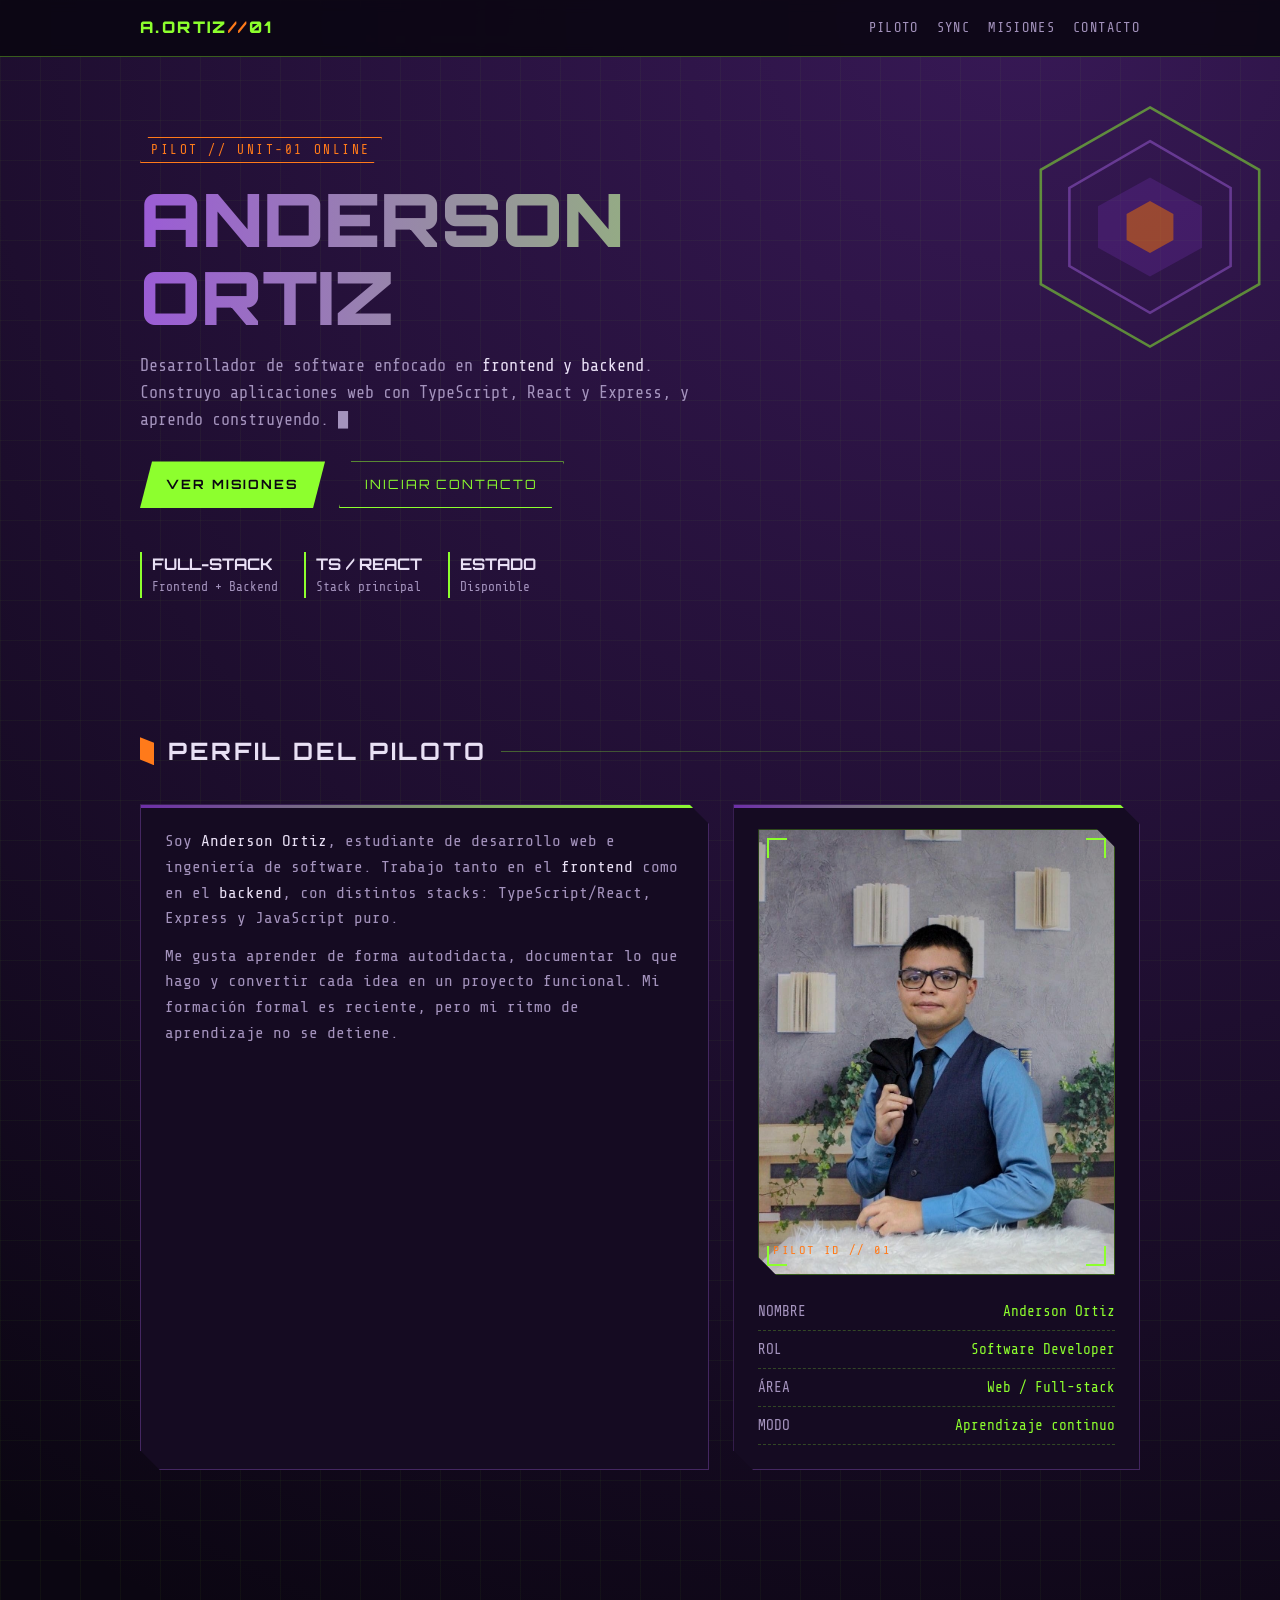
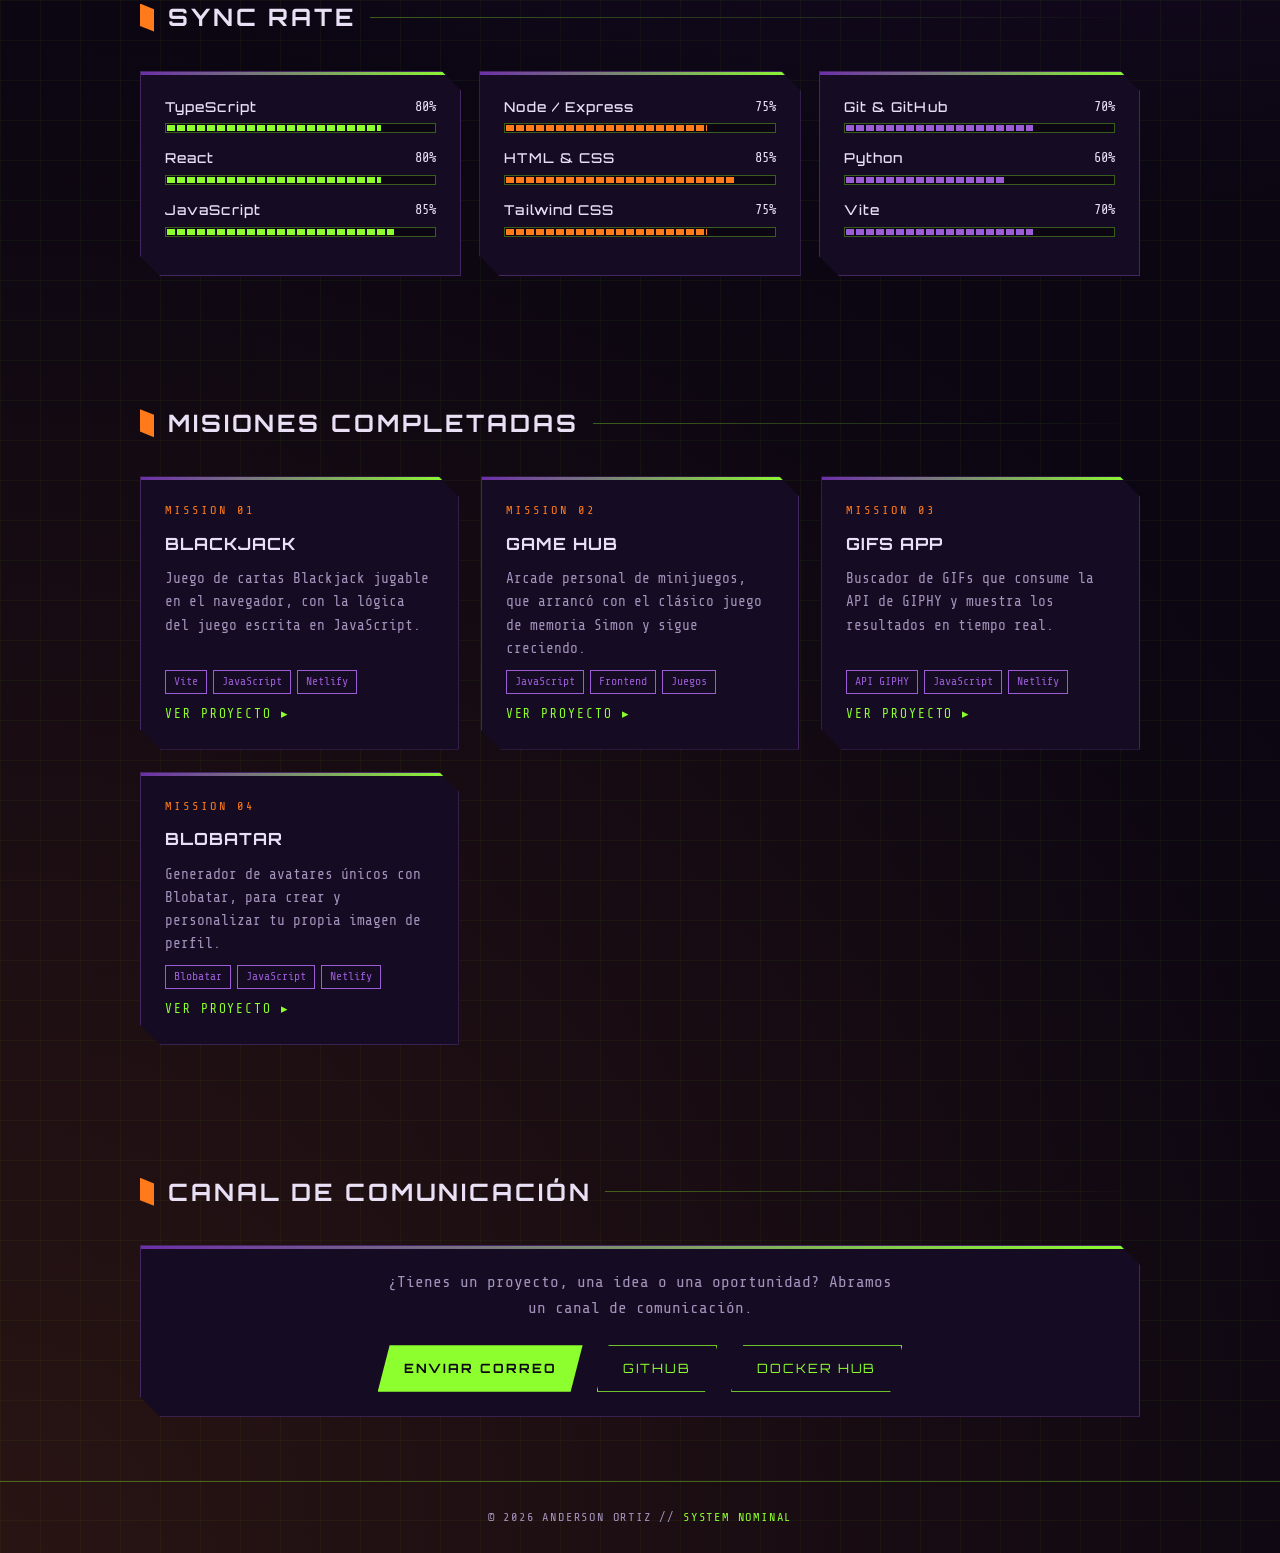
<file: index.html>
<!DOCTYPE html>
<html lang="es">

<head>
    <meta charset="UTF-8">
    <meta name="viewport" content="width=device-width, initial-scale=1, viewport-fit=cover">
    <title>Anderson Ortiz — Software Developer</title>
    <link rel="preconnect" href="https://fonts.googleapis.com">
    <link href="https://fonts.googleapis.com/css2?family=Orbitron:wght@500;700;900&family=Share+Tech+Mono&display=swap"
        rel="stylesheet">
    <link rel="stylesheet" href="./styles.css">
</head>

<body>

    <nav>
        <div class="wrap">
            <div class="logo">A.ORTIZ<span>//</span>01</div>
            <ul>
                <li><a href="#sobre-mi">Piloto</a></li>
                <li><a href="#skills">Sync</a></li>
                <li><a href="#proyectos">Misiones</a></li>
                <li><a href="#contacto">Contacto</a></li>
            </ul>
        </div>
    </nav>

    <header class="hero">
        <div class="wrap">
            <svg class="eva-mark" viewBox="0 0 200 200" aria-hidden="true">
                <polygon points="100,8 184,56 184,144 100,192 16,144 16,56" fill="none" stroke="#8dff2e"
                    stroke-width="2" />
                <polygon points="100,34 162,70 162,130 100,166 38,130 38,70" fill="none" stroke="#9b5cd6"
                    stroke-width="2" />
                <polygon points="100,62 140,84 140,116 100,138 60,116 60,84" fill="#6d2fa8" opacity=".6" />
                <polygon points="100,80 118,90 118,110 100,120 82,110 82,90" fill="#ff7a1a" />
            </svg>
            <span class="tag">PILOT // UNIT-01 ONLINE</span>
            <h1>Anderson<br>Ortiz</h1>
            <p class="lead">Desarrollador de software enfocado en <b>frontend y backend</b>. Construyo aplicaciones web
                con TypeScript, React y Express, y aprendo construyendo.<span class="blink"> █</span></p>
            <div class="btns">
                <a class="btn primary" href="#proyectos">Ver misiones</a>
                <a class="btn ghost" href="#contacto">Iniciar contacto</a>
            </div>
            <div class="hud">
                <div><strong>FULL-STACK</strong>Frontend + Backend</div>
                <div><strong>TS / REACT</strong>Stack principal</div>
                <div><strong>ESTADO</strong>Disponible</div>
            </div>
        </div>
    </header>

    <section id="sobre-mi">
        <div class="wrap">
            <h2 class="sec-title">Perfil del piloto</h2>
            <div class="about">
                <div class="panel">
                    <p>Soy <b>Anderson Ortiz</b>, estudiante de desarrollo web e ingeniería de software. Trabajo tanto
                        en el <b>frontend</b> como en el <b>backend</b>, con distintos stacks: TypeScript/React, Express
                        y JavaScript puro.</p>
                    <p>Me gusta aprender de forma autodidacta, documentar lo que hago y convertir cada idea en un
                        proyecto funcional. Mi formación formal es reciente, pero mi ritmo de aprendizaje no se detiene.
                    </p>
                </div>
                <div class="panel pilot-card">
                    <figure class="photo-frame">
                        <img src="img/anderson.jpg" alt="Foto de Anderson Ortiz" width="400" height="500">
                        <span class="corner tl"></span>
                        <span class="corner tr"></span>
                        <span class="corner bl"></span>
                        <span class="corner br"></span>
                        <figcaption class="photo-tag">PILOT ID // 01</figcaption>
                    </figure>

                    <div class="data-row"><span>NOMBRE</span><span>Anderson Ortiz</span></div>
                    <div class="data-row"><span>ROL</span><span>Software Developer</span></div>
                    <div class="data-row"><span>ÁREA</span><span>Web / Full-stack</span></div>
                    <div class="data-row"><span>MODO</span><span>Aprendizaje continuo</span></div>
                </div>
            </div>
        </div>
    </section>

    <section id="skills">
        <div class="wrap">
            <h2 class="sec-title">Sync rate</h2>
            <div class="skills">
                <div class="panel">
                    <div class="skill">
                        <div class="skill-top"><b>TypeScript</b><span>80%</span></div>
                        <div class="bar"><i style="width:80%"></i></div>
                    </div>
                    <div class="skill">
                        <div class="skill-top"><b>React</b><span>80%</span></div>
                        <div class="bar"><i style="width:80%"></i></div>
                    </div>
                    <div class="skill">
                        <div class="skill-top"><b>JavaScript</b><span>85%</span></div>
                        <div class="bar"><i style="width:85%"></i></div>
                    </div>
                </div>
                <div class="panel">
                    <div class="skill">
                        <div class="skill-top"><b>Node / Express</b><span>75%</span></div>
                        <div class="bar o"><i style="width:75%"></i></div>
                    </div>
                    <div class="skill">
                        <div class="skill-top"><b>HTML &amp; CSS</b><span>85%</span></div>
                        <div class="bar o"><i style="width:85%"></i></div>
                    </div>
                    <div class="skill">
                        <div class="skill-top"><b>Tailwind CSS</b><span>75%</span></div>
                        <div class="bar o"><i style="width:75%"></i></div>
                    </div>
                </div>
                <div class="panel">
                    <div class="skill">
                        <div class="skill-top"><b>Git &amp; GitHub</b><span>70%</span></div>
                        <div class="bar p"><i style="width:70%"></i></div>
                    </div>
                    <div class="skill">
                        <div class="skill-top"><b>Python</b><span>60%</span></div>
                        <div class="bar p"><i style="width:60%"></i></div>
                    </div>
                    <div class="skill">
                        <div class="skill-top"><b>Vite</b><span>70%</span></div>
                        <div class="bar p"><i style="width:70%"></i></div>
                    </div>
                </div>
            </div>
        </div>
    </section>

    <section id="proyectos">
        <div class="wrap">
            <h2 class="sec-title">Misiones completadas</h2>
            <div class="projects">
                <article class="panel project">
                    <span class="code">MISSION 01</span>
                    <h3>Blackjack</h3>
                    <p>Juego de cartas Blackjack jugable en el navegador, con la lógica del juego escrita en JavaScript.
                    </p>
                    <div class="chips"><span>Vite</span><span>JavaScript</span><span>Netlify</span></div>
                    <a class="more" href="https://blackjack-by-anderortiz.netlify.app/" target="_blank"
                        rel="noopener">Ver proyecto</a>
                </article>

                <article class="panel project">
                    <span class="code">MISSION 02</span>
                    <h3>Game Hub</h3>
                    <p>Arcade personal de minijuegos, que arrancó con el clásico juego de memoria Simon y sigue
                        creciendo.</p>
                    <div class="chips"><span>JavaScript</span><span>Frontend</span><span>Juegos</span></div>
                    <a class="more" href="#">Ver proyecto</a>
                </article>

                <article class="panel project">
                    <span class="code">MISSION 03</span>
                    <h3>GIFs App</h3>
                    <p>Buscador de GIFs que consume la API de GIPHY y muestra los resultados en tiempo real.</p>
                    <div class="chips"><span>API GIPHY</span><span>JavaScript</span><span>Netlify</span></div>
                    <a class="more" href="https://gifs-app-ander-ortiz.netlify.app/" target="_blank" rel="noopener">Ver
                        proyecto</a>
                </article>

                <article class="panel project">
                    <span class="code">MISSION 04</span>
                    <h3>Blobatar</h3>
                    <p>Generador de avatares únicos con Blobatar, para crear y personalizar tu propia imagen de perfil.
                    </p>
                    <div class="chips"><span>Blobatar</span><span>JavaScript</span><span>Netlify</span></div>
                    <a class="more" href="https://ander-ortiz-blobatar.netlify.app/" target="_blank" rel="noopener">Ver
                        proyecto</a>
                </article>
            </div>
        </div>
    </section>

    <section id="contacto">
        <div class="wrap">
            <h2 class="sec-title">Canal de comunicación</h2>
            <div class="panel contact">
                <p>¿Tienes un proyecto, una idea o una oportunidad? Abramos un canal de comunicación.</p>
                <div class="links">
                    <a class="btn primary" href="mailto:ortizone620@gmail.com">Enviar correo</a>
                    <a class="btn ghost" href="https://github.com/AnderOrtiz" target="_blank" rel="noopener">GitHub</a>
                    <a class="btn ghost" href="https://hub.docker.com/u/anderortiz" target="_blank" rel="noopener">Docker Hub</a>
                </div>
            </div>
        </div>
    </section>

    <footer>
        <div class="wrap">© 2026 ANDERSON ORTIZ // <span>SYSTEM NOMINAL</span></div>
    </footer>

</body>

</html>
</file>
<file: styles.css>
:root {
            --bg: #0b0612;
            --panel: #150b22;
            --purple: #6d2fa8;
            --purple-2: #9b5cd6;
            --green: #8dff2e;
            --orange: #ff7a1a;
            --text: #e9e0f5;
            --muted: #a493bd;
            --line: rgba(141, 255, 46, .35);
            --display: 'Orbitron', 'Segoe UI', Arial, sans-serif;
            --mono: 'Share Tech Mono', 'Courier New', monospace;
            box-sizing: border-box;
            padding-top: env(safe-area-inset-top, 0px);
            padding-bottom: env(safe-area-inset-bottom, 0px);
            color-scheme: dark;
        }

        @media (prefers-color-scheme:light) {
            :root:not([data-theme="dark"]) {
                --bg: #0b0612;
            }
        }

        *,
        *::before,
        *::after {
            box-sizing: border-box
        }

        html {
            scroll-behavior: smooth;
            scroll-padding-top: 70px
        }

        body {
            margin: 0;
            background: var(--bg);
            color: var(--text);
            font-family: var(--mono);
            line-height: 1.6;
            background-image:
                linear-gradient(rgba(141, 255, 46, .04) 1px, transparent 1px),
                linear-gradient(90deg, rgba(141, 255, 46, .04) 1px, transparent 1px),
                radial-gradient(circle at 80% 0%, rgba(109, 47, 168, .45), transparent 55%),
                radial-gradient(circle at 0% 100%, rgba(255, 122, 26, .12), transparent 45%);
            background-size: 40px 40px, 40px 40px, auto, auto;
        }

        a {
            color: var(--green);
            text-decoration: none
        }

        .wrap {
            max-width: 1040px;
            margin: 0 auto;
            padding: 0 20px
        }

        /* NAV */
        nav {
            position: sticky;
            top: 0;
            z-index: 10;
            background: rgba(11, 6, 18, .9);
            backdrop-filter: blur(6px);
            border-bottom: 1px solid var(--line)
        }

        nav .wrap {
            display: flex;
            justify-content: space-between;
            align-items: center;
            height: 56px;
            gap: 12px;
            overflow-x: auto
        }

        .logo {
            font-family: var(--display);
            font-weight: 900;
            letter-spacing: .15em;
            color: var(--green);
            white-space: nowrap
        }

        .logo span {
            color: var(--orange)
        }

        nav ul {
            display: flex;
            gap: 18px;
            list-style: none;
            margin: 0;
            padding: 0;
            font-size: .85rem;
            text-transform: uppercase;
            letter-spacing: .1em
        }

        nav ul a {
            color: var(--muted)
        }

        nav ul a:hover {
            color: var(--green)
        }

        /* HERO */
        .hero {
            padding: 80px 0 70px;
            position: relative
        }

        .tag {
            display: inline-block;
            color: var(--orange);
            border: 1px solid var(--orange);
            padding: 2px 10px;
            font-size: .8rem;
            letter-spacing: .2em;
            clip-path: polygon(8px 0, 100% 0, calc(100% - 8px) 100%, 0 100%)
        }

        .hero h1 {
            font-family: var(--display);
            font-weight: 900;
            font-size: clamp(2.2rem, 7vw, 4.6rem);
            line-height: 1.05;
            margin: 18px 0 10px;
            text-transform: uppercase;
            background: linear-gradient(90deg, var(--purple-2), var(--green));
            -webkit-background-clip: text;
            background-clip: text;
            color: transparent
        }

        .hero p.lead {
            max-width: 600px;
            color: var(--muted);
            font-size: 1.05rem
        }

        .hero p.lead b {
            color: var(--text);
            font-weight: 400
        }

        .btns {
            display: flex;
            gap: 14px;
            flex-wrap: wrap;
            margin-top: 28px
        }

        .btn {
            font-family: var(--display);
            font-size: .8rem;
            letter-spacing: .15em;
            text-transform: uppercase;
            padding: 13px 26px;
            clip-path: polygon(12px 0, 100% 0, calc(100% - 12px) 100%, 0 100%);
            transition: .2s
        }

        .btn.primary {
            background: var(--green);
            color: #0b0612;
            font-weight: 700
        }

        .btn.primary:hover {
            background: var(--orange)
        }

        .btn.ghost {
            background: transparent;
            color: var(--green);
            box-shadow: inset 0 0 0 1px var(--green)
        }

        .btn.ghost:hover {
            background: rgba(141, 255, 46, .12)
        }

        .hud {
            margin-top: 44px;
            display: flex;
            gap: 26px;
            flex-wrap: wrap;
            font-size: .8rem;
            color: var(--muted)
        }

        .hud div {
            border-left: 2px solid var(--green);
            padding-left: 10px
        }

        .hud strong {
            display: block;
            color: var(--text);
            font-family: var(--display);
            font-size: 1rem
        }

        .eva-mark {
            position: absolute;
            right: 0;
            top: 40px;
            width: 260px;
            opacity: .5;
            display: none
        }

        @media(min-width:900px) {
            .eva-mark {
                display: block
            }
        }

        /* SECTIONS */
        section {
            padding: 64px 0
        }

        .sec-title {
            font-family: var(--display);
            font-weight: 700;
            font-size: 1.5rem;
            letter-spacing: .12em;
            text-transform: uppercase;
            margin: 0 0 34px;
            display: flex;
            align-items: center;
            gap: 14px
        }

        .sec-title::before {
            content: "";
            width: 14px;
            height: 28px;
            background: var(--orange);
            clip-path: polygon(0 0, 100% 20%, 100% 100%, 0 80%)
        }

        .sec-title::after {
            content: "";
            flex: 1;
            height: 1px;
            background: linear-gradient(90deg, var(--line), transparent)
        }

        .panel {
            background: var(--panel);
            border: 1px solid rgba(155, 92, 214, .35);
            padding: 24px;
            position: relative;
            clip-path: polygon(0 0, calc(100% - 20px) 0, 100% 20px, 100% 100%, 20px 100%, 0 calc(100% - 20px))
        }

        .panel::before {
            content: "";
            position: absolute;
            left: 0;
            top: 0;
            width: 100%;
            height: 3px;
            background: linear-gradient(90deg, var(--purple), var(--green))
        }

        /* ABOUT */
        .about {
            display: grid;
            gap: 24px;
            grid-template-columns: 1fr
        }

        @media(min-width:800px) {
            .about {
                grid-template-columns: 1.4fr 1fr
            }
        }

        .about p {
            margin: 0 0 12px;
            color: var(--muted)
        }

        .about p b {
            color: var(--text);
            font-weight: 400
        }

        .data-row {
            display: flex;
            justify-content: space-between;
            border-bottom: 1px dashed rgba(141, 255, 46, .25);
            padding: 7px 0;
            font-size: .9rem
        }

        .data-row span:first-child {
            color: var(--muted)
        }

        .data-row span:last-child {
            color: var(--green)
        }

        /* SKILLS */
        .skills {
            display: grid;
            gap: 18px;
            grid-template-columns: repeat(auto-fit, minmax(260px, 1fr))
        }

        .skill-top {
            display: flex;
            justify-content: space-between;
            font-size: .85rem;
            margin-bottom: 6px
        }

        .skill-top b {
            font-family: var(--display);
            font-weight: 500;
            letter-spacing: .08em
        }

        .bar {
            height: 10px;
            background: #0b0612;
            border: 1px solid var(--line);
            padding: 1px
        }

        .bar i {
            display: block;
            height: 100%;
            background: repeating-linear-gradient(90deg, var(--green) 0 8px, transparent 8px 10px)
        }

        .bar.o i {
            background: repeating-linear-gradient(90deg, var(--orange) 0 8px, transparent 8px 10px)
        }

        .bar.p i {
            background: repeating-linear-gradient(90deg, var(--purple-2) 0 8px, transparent 8px 10px)
        }

        .skill {
            margin-bottom: 14px
        }

        /* PROJECTS */
        .projects {
            display: grid;
            gap: 22px;
            grid-template-columns: repeat(auto-fit, minmax(280px, 1fr))
        }

        .project {
            display: flex;
            flex-direction: column;
            gap: 10px;
            transition: transform .2s
        }

        .project:hover {
            transform: translateY(-4px)
        }

        .project .code {
            color: var(--orange);
            font-size: .75rem;
            letter-spacing: .25em
        }

        .project h3 {
            font-family: var(--display);
            font-size: 1.05rem;
            margin: 0;
            letter-spacing: .06em;
            text-transform: uppercase
        }

        .project p {
            margin: 0;
            color: var(--muted);
            font-size: .9rem;
            flex: 1
        }

        .chips {
            display: flex;
            flex-wrap: wrap;
            gap: 6px
        }

        .chips span {
            font-size: .72rem;
            padding: 2px 8px;
            border: 1px solid var(--purple-2);
            color: var(--purple-2)
        }

        .project a.more {
            font-size: .8rem;
            letter-spacing: .15em;
            text-transform: uppercase
        }

        .project a.more::after {
            content: " ▸"
        }

        /* CONTACT */
        .contact {
            text-align: center
        }

        .contact p {
            color: var(--muted);
            max-width: 520px;
            margin: 0 auto 24px
        }

        .links {
            display: flex;
            justify-content: center;
            gap: 14px;
            flex-wrap: wrap
        }

        footer {
            padding: 26px 0;
            text-align: center;
            font-size: .75rem;
            color: var(--muted);
            border-top: 1px solid var(--line);
            letter-spacing: .15em
        }

        footer span {
            color: var(--green)
        }

        @keyframes blink {
            50% {
                opacity: 0
            }
        }

        .blink {
            animation: blink 1.2s steps(1) infinite
        }

        @media(prefers-reduced-motion:reduce) {
            .blink {
                animation: none
            }

            html {
                scroll-behavior: auto
            }
        }

        /* FOTO DEL PILOTO */
        .photo-frame {
            position: relative;
            margin: 0 0 18px;
            aspect-ratio: 4/5;
            background: #0b0612;
            border: 1px solid var(--line);
            overflow: hidden;
            clip-path: polygon(0 0, calc(100% - 18px) 0, 100% 18px, 100% 100%, 18px 100%, 0 calc(100% - 18px));
        }

        .photo-frame img {
            width: 100%;
            height: 100%;
            object-fit: cover;
            display: block;
            filter: saturate(.9) contrast(1.05);
        }

        /* tinte morado + líneas de escaneo */
        /* .photo-frame::after {
            content: "";
            position: absolute;
            inset: 0;
            pointer-events: none;
            background:
                repeating-linear-gradient(0deg, rgba(0, 0, 0, .18) 0 1px, transparent 1px 3px),
                linear-gradient(180deg, rgba(109, 47, 168, .25), transparent 40%, rgba(11, 6, 18, .75));
        } */

        /* esquinas tipo visor */
        .corner {
            position: absolute;
            width: 20px;
            height: 20px;
            border: 2px solid var(--green);
            z-index: 2
        }

        .corner.tl {
            top: 8px;
            left: 8px;
            border-right: 0;
            border-bottom: 0
        }

        .corner.tr {
            top: 8px;
            right: 8px;
            border-left: 0;
            border-bottom: 0
        }

        .corner.bl {
            bottom: 8px;
            left: 8px;
            border-right: 0;
            border-top: 0
        }

        .corner.br {
            bottom: 8px;
            right: 8px;
            border-left: 0;
            border-top: 0
        }

        .photo-tag {
            position: absolute;
            left: 14px;
            bottom: 14px;
            z-index: 2;
            font-size: .75rem;
            letter-spacing: .2em;
            color: var(--orange);
        }
</file>
